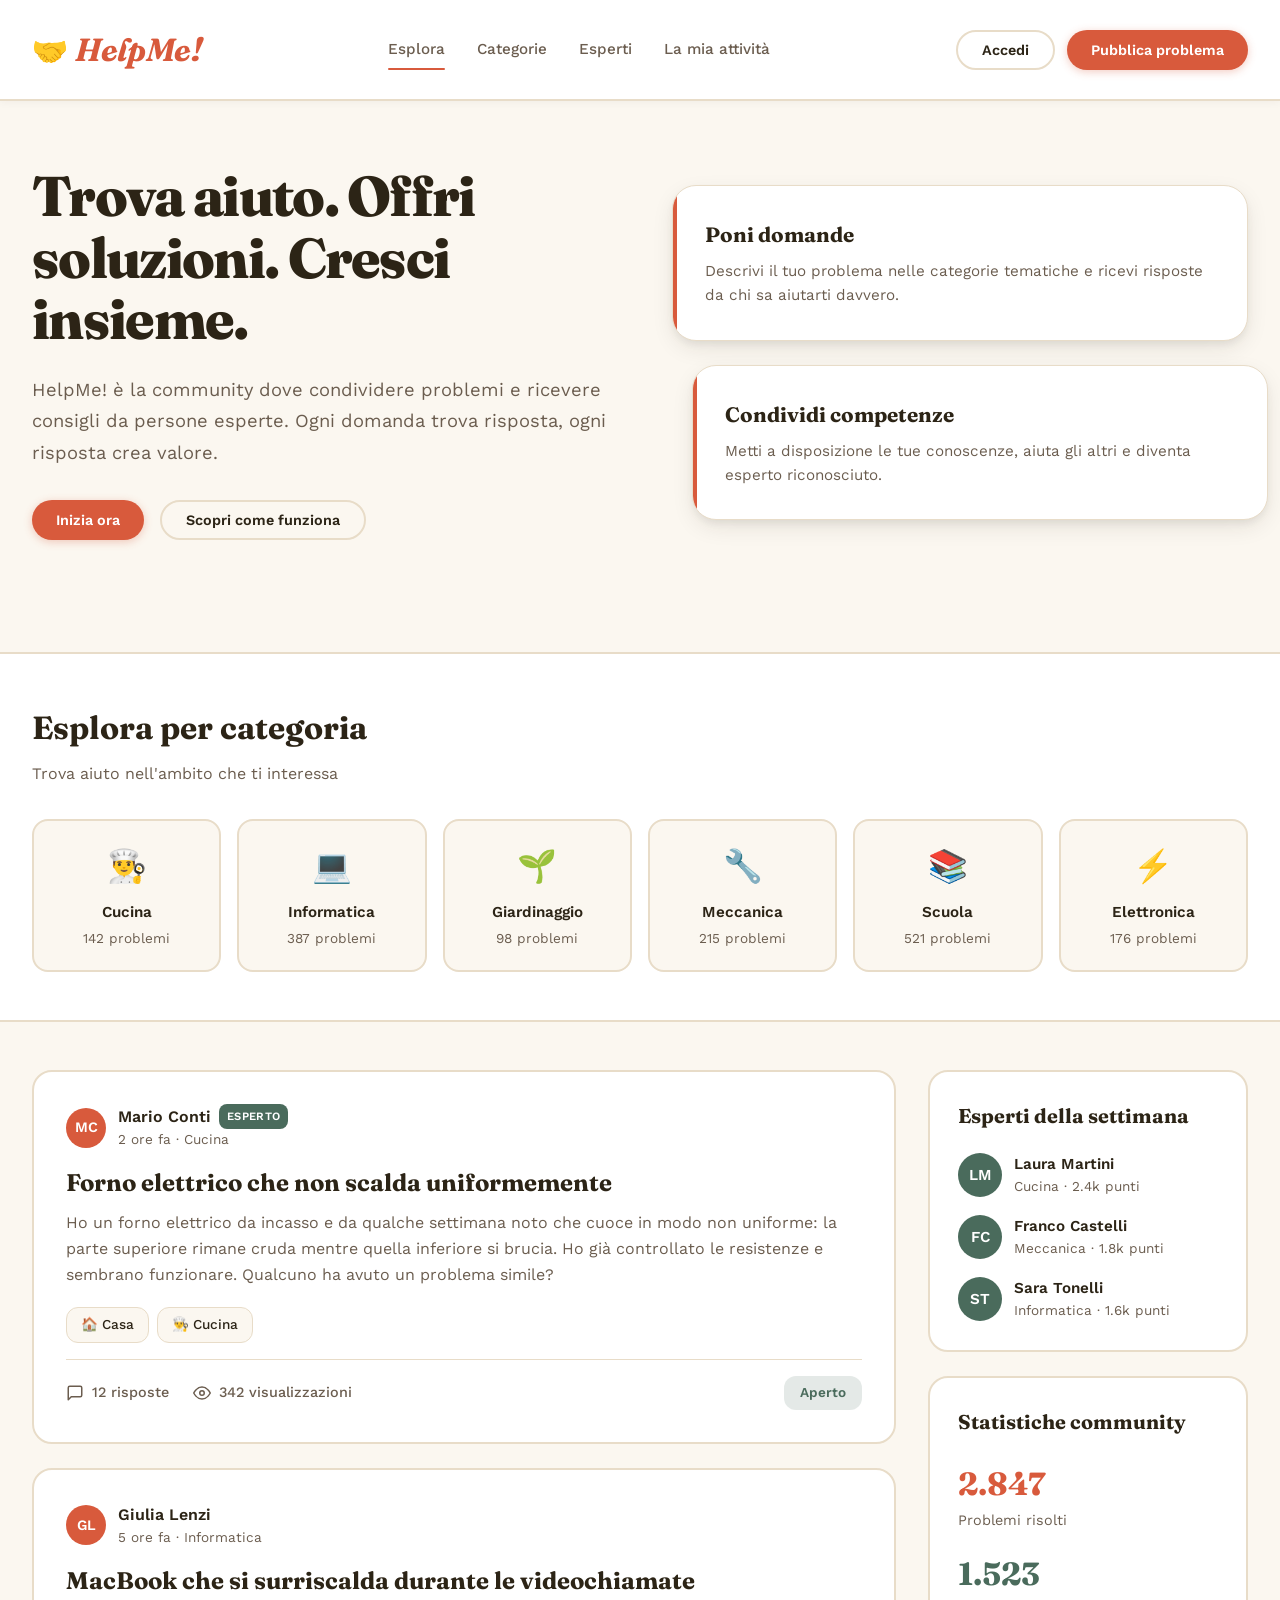
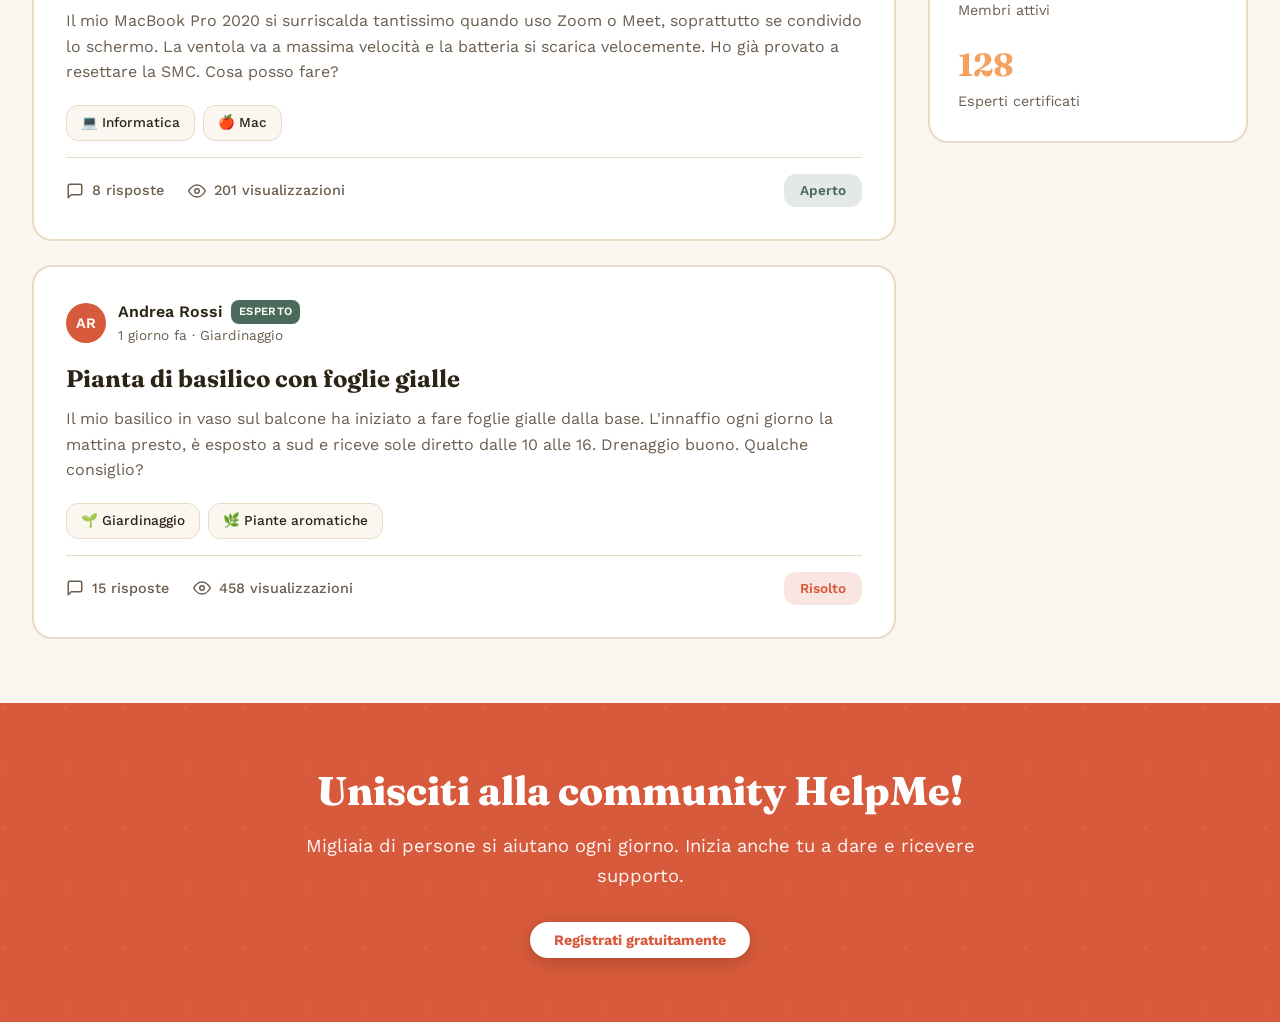
<file: demo-design.html>
<!DOCTYPE html>
<html lang="it">
<head>
    <meta charset="UTF-8">
    <meta name="viewport" content="width=device-width, initial-scale=1.0">
    <title>HelpMe! — Aiuto Reciproco tra Persone</title>
    <link rel="preconnect" href="https://fonts.googleapis.com">
    <link rel="preconnect" href="https://fonts.gstatic.com" crossorigin>
    <link href="https://fonts.googleapis.com/css2?family=Fraunces:ital,opsz,wght@0,9..144,300..900;1,9..144,300..900&family=Work+Sans:wght@300;400;500;600&display=swap" rel="stylesheet">
    <style>
        * {
            margin: 0;
            padding: 0;
            box-sizing: border-box;
        }

        :root {
            --color-bg: #FBF7F0;
            --color-surface: #FFFFFF;
            --color-primary: #D85A3C;
            --color-primary-dark: #B8442A;
            --color-secondary: #4A6B5C;
            --color-text: #2C2416;
            --color-text-muted: #6B5D4F;
            --color-border: #E8DCC8;
            --color-accent: #F4A261;
            
            --shadow-soft: 0 8px 24px -4px rgba(44, 36, 22, 0.12), 
                           0 4px 8px -2px rgba(44, 36, 22, 0.08);
            --shadow-hover: 0 12px 32px -6px rgba(44, 36, 22, 0.18),
                            0 6px 12px -3px rgba(44, 36, 22, 0.12);
        }

        body {
            font-family: 'Work Sans', -apple-system, BlinkMacSystemFont, sans-serif;
            background: var(--color-bg);
            color: var(--color-text);
            line-height: 1.6;
            font-size: 16px;
            font-weight: 400;
            -webkit-font-smoothing: antialiased;
            -moz-osx-font-smoothing: grayscale;
        }

        .header {
            background: var(--color-surface);
            border-bottom: 2px solid var(--color-border);
            padding: 1.5rem 0;
            position: sticky;
            top: 0;
            z-index: 100;
            box-shadow: 0 2px 8px rgba(44, 36, 22, 0.04);
        }

        .header-content {
            max-width: 1280px;
            margin: 0 auto;
            padding: 0 2rem;
            display: flex;
            justify-content: space-between;
            align-items: center;
            gap: 2rem;
        }

        .logo {
            font-family: 'Fraunces', serif;
            font-size: 2rem;
            font-weight: 700;
            color: var(--color-primary);
            font-style: italic;
            letter-spacing: -0.02em;
            text-decoration: none;
            display: flex;
            align-items: center;
            gap: 0.5rem;
        }

        .logo::before {
            content: "🤝";
            font-style: normal;
            font-size: 1.8rem;
        }

        .nav {
            display: flex;
            align-items: center;
            gap: 2rem;
        }

        .nav-link {
            color: var(--color-text-muted);
            text-decoration: none;
            font-weight: 500;
            font-size: 0.95rem;
            transition: color 0.2s;
            position: relative;
        }

        .nav-link:hover {
            color: var(--color-primary);
        }

        .nav-link.active::after {
            content: "";
            position: absolute;
            bottom: -0.5rem;
            left: 0;
            right: 0;
            height: 2px;
            background: var(--color-primary);
            border-radius: 2px;
        }

        .btn {
            padding: 0.625rem 1.5rem;
            border: none;
            border-radius: 100px;
            font-family: inherit;
            font-weight: 600;
            font-size: 0.9rem;
            cursor: pointer;
            transition: all 0.2s;
            text-decoration: none;
            display: inline-block;
        }

        .btn-primary {
            background: var(--color-primary);
            color: white;
            box-shadow: 0 2px 8px rgba(216, 90, 60, 0.3);
        }

        .btn-primary:hover {
            background: var(--color-primary-dark);
            transform: translateY(-1px);
            box-shadow: 0 4px 12px rgba(216, 90, 60, 0.4);
        }

        .btn-outline {
            background: transparent;
            color: var(--color-text);
            border: 2px solid var(--color-border);
        }

        .btn-outline:hover {
            border-color: var(--color-primary);
            color: var(--color-primary);
        }

        .hero {
            max-width: 1280px;
            margin: 0 auto;
            padding: 4rem 2rem;
            display: grid;
            grid-template-columns: 1fr 1fr;
            gap: 4rem;
            align-items: center;
        }

        .hero-content h1 {
            font-family: 'Fraunces', serif;
            font-size: 3.5rem;
            font-weight: 800;
            line-height: 1.1;
            color: var(--color-text);
            margin-bottom: 1.5rem;
            letter-spacing: -0.03em;
        }

        .hero-content p {
            font-size: 1.15rem;
            color: var(--color-text-muted);
            margin-bottom: 2rem;
            line-height: 1.7;
        }

        .hero-actions {
            display: flex;
            gap: 1rem;
            flex-wrap: wrap;
        }

        .hero-visual {
            position: relative;
            display: flex;
            flex-direction: column;
            gap: 1.5rem;
        }

        .feature-card {
            background: var(--color-surface);
            border-radius: 24px;
            padding: 2rem;
            box-shadow: var(--shadow-soft);
            border: 1px solid var(--color-border);
            position: relative;
            overflow: hidden;
        }

        .feature-card::before {
            content: "";
            position: absolute;
            top: 0;
            left: 0;
            width: 4px;
            height: 100%;
            background: var(--color-primary);
        }

        .feature-card:nth-child(2) {
            transform: translateX(20px);
        }

        .feature-card h3 {
            font-family: 'Fraunces', serif;
            font-size: 1.3rem;
            font-weight: 700;
            margin-bottom: 0.5rem;
            color: var(--color-text);
        }

        .feature-card p {
            color: var(--color-text-muted);
            font-size: 0.95rem;
        }

        .categories-section {
            background: var(--color-surface);
            border-top: 2px solid var(--color-border);
            border-bottom: 2px solid var(--color-border);
            padding: 3rem 2rem;
            margin-top: 3rem;
        }

        .categories-content {
            max-width: 1280px;
            margin: 0 auto;
        }

        .section-header {
            margin-bottom: 2rem;
        }

        .section-header h2 {
            font-family: 'Fraunces', serif;
            font-size: 2rem;
            font-weight: 700;
            color: var(--color-text);
            margin-bottom: 0.5rem;
        }

        .section-header p {
            color: var(--color-text-muted);
            font-size: 1rem;
        }

        .categories-grid {
            display: grid;
            grid-template-columns: repeat(auto-fit, minmax(180px, 1fr));
            gap: 1rem;
        }

        .category-tag {
            background: var(--color-bg);
            border: 2px solid var(--color-border);
            border-radius: 16px;
            padding: 1.25rem 1.5rem;
            text-align: center;
            cursor: pointer;
            transition: all 0.3s;
            position: relative;
        }

        .category-tag:hover {
            border-color: var(--color-primary);
            transform: translateY(-2px);
            box-shadow: var(--shadow-soft);
        }

        .category-icon {
            font-size: 2rem;
            margin-bottom: 0.5rem;
            display: block;
        }

        .category-name {
            font-weight: 600;
            color: var(--color-text);
            font-size: 0.95rem;
        }

        .category-count {
            font-size: 0.85rem;
            color: var(--color-text-muted);
            margin-top: 0.25rem;
        }

        .posts-section {
            max-width: 1280px;
            margin: 3rem auto;
            padding: 0 2rem;
            display: grid;
            grid-template-columns: 1fr 320px;
            gap: 2rem;
        }

        .posts-main {
            display: flex;
            flex-direction: column;
            gap: 1.5rem;
        }

        .post-card {
            background: var(--color-surface);
            border: 2px solid var(--color-border);
            border-radius: 20px;
            padding: 2rem;
            transition: all 0.3s;
            cursor: pointer;
            position: relative;
            overflow: hidden;
        }

        .post-card::before {
            content: "";
            position: absolute;
            top: 0;
            left: 0;
            width: 100%;
            height: 4px;
            background: var(--color-primary);
            opacity: 0;
            transition: opacity 0.3s;
        }

        .post-card:hover {
            border-color: var(--color-primary);
            box-shadow: var(--shadow-hover);
            transform: translateY(-2px);
        }

        .post-card:hover::before {
            opacity: 1;
        }

        .post-header {
            display: flex;
            align-items: center;
            gap: 0.75rem;
            margin-bottom: 1rem;
        }

        .avatar {
            width: 40px;
            height: 40px;
            border-radius: 50%;
            background: var(--color-primary);
            display: flex;
            align-items: center;
            justify-content: center;
            color: white;
            font-weight: 600;
            font-size: 0.9rem;
        }

        .post-meta {
            flex: 1;
        }

        .post-author {
            font-weight: 600;
            color: var(--color-text);
            display: flex;
            align-items: center;
            gap: 0.5rem;
        }

        .expert-badge {
            background: var(--color-secondary);
            color: white;
            font-size: 0.7rem;
            padding: 0.2rem 0.5rem;
            border-radius: 8px;
            font-weight: 600;
            text-transform: uppercase;
            letter-spacing: 0.03em;
        }

        .post-timestamp {
            font-size: 0.85rem;
            color: var(--color-text-muted);
        }

        .post-title {
            font-family: 'Fraunces', serif;
            font-size: 1.5rem;
            font-weight: 700;
            color: var(--color-text);
            margin-bottom: 0.75rem;
            line-height: 1.3;
        }

        .post-description {
            color: var(--color-text-muted);
            line-height: 1.6;
            margin-bottom: 1.25rem;
        }

        .post-categories {
            display: flex;
            gap: 0.5rem;
            flex-wrap: wrap;
            margin-bottom: 1rem;
        }

        .post-category {
            background: var(--color-bg);
            border: 1px solid var(--color-border);
            padding: 0.375rem 0.875rem;
            border-radius: 12px;
            font-size: 0.85rem;
            color: var(--color-text);
            font-weight: 500;
        }

        .post-footer {
            display: flex;
            align-items: center;
            gap: 1.5rem;
            padding-top: 1rem;
            border-top: 1px solid var(--color-border);
        }

        .post-stat {
            display: flex;
            align-items: center;
            gap: 0.5rem;
            color: var(--color-text-muted);
            font-size: 0.9rem;
            font-weight: 500;
        }

        .post-stat-icon {
            width: 18px;
            height: 18px;
            stroke: currentColor;
            fill: none;
            stroke-width: 2;
            stroke-linecap: round;
            stroke-linejoin: round;
        }

        .post-status {
            margin-left: auto;
            padding: 0.375rem 1rem;
            border-radius: 12px;
            font-size: 0.85rem;
            font-weight: 600;
        }

        .status-open {
            background: rgba(74, 107, 92, 0.15);
            color: var(--color-secondary);
        }

        .status-closed {
            background: rgba(216, 90, 60, 0.15);
            color: var(--color-primary);
        }

        .sidebar {
            position: sticky;
            top: 100px;
            height: fit-content;
        }

        .sidebar-card {
            background: var(--color-surface);
            border: 2px solid var(--color-border);
            border-radius: 20px;
            padding: 1.75rem;
            margin-bottom: 1.5rem;
        }

        .sidebar-card h3 {
            font-family: 'Fraunces', serif;
            font-size: 1.25rem;
            font-weight: 700;
            margin-bottom: 1.25rem;
            color: var(--color-text);
        }

        .expert-list {
            display: flex;
            flex-direction: column;
            gap: 1rem;
        }

        .expert-item {
            display: flex;
            align-items: center;
            gap: 0.75rem;
        }

        .expert-avatar {
            width: 44px;
            height: 44px;
            border-radius: 50%;
            background: var(--color-secondary);
            display: flex;
            align-items: center;
            justify-content: center;
            color: white;
            font-weight: 600;
            font-size: 0.95rem;
            flex-shrink: 0;
        }

        .expert-info {
            flex: 1;
            min-width: 0;
        }

        .expert-name {
            font-weight: 600;
            color: var(--color-text);
            font-size: 0.95rem;
            white-space: nowrap;
            overflow: hidden;
            text-overflow: ellipsis;
        }

        .expert-category {
            font-size: 0.85rem;
            color: var(--color-text-muted);
        }

        .cta-section {
            background: var(--color-primary);
            padding: 4rem 2rem;
            margin-top: 4rem;
            text-align: center;
            position: relative;
            overflow: hidden;
        }

        .cta-section::before {
            content: "";
            position: absolute;
            top: 0;
            left: 0;
            right: 0;
            bottom: 0;
            background: url('data:image/svg+xml,<svg width="60" height="60" xmlns="http://www.w3.org/2000/svg"><circle cx="5" cy="5" r="2" fill="rgba(255,255,255,0.1)"/></svg>');
            opacity: 0.4;
        }

        .cta-content {
            max-width: 720px;
            margin: 0 auto;
            position: relative;
            z-index: 1;
        }

        .cta-content h2 {
            font-family: 'Fraunces', serif;
            font-size: 2.5rem;
            font-weight: 800;
            color: white;
            margin-bottom: 1rem;
            line-height: 1.2;
        }

        .cta-content p {
            font-size: 1.15rem;
            color: rgba(255, 255, 255, 0.95);
            margin-bottom: 2rem;
        }

        .btn-white {
            background: white;
            color: var(--color-primary);
            box-shadow: 0 4px 16px rgba(0, 0, 0, 0.2);
            font-weight: 700;
        }

        .btn-white:hover {
            transform: translateY(-2px);
            box-shadow: 0 6px 20px rgba(0, 0, 0, 0.3);
        }

        @keyframes fadeInUp {
            from {
                opacity: 0;
                transform: translateY(20px);
            }
            to {
                opacity: 1;
                transform: translateY(0);
            }
        }

        .feature-card,
        .post-card,
        .sidebar-card {
            animation: fadeInUp 0.6s ease-out backwards;
        }

        .feature-card:nth-child(1) { animation-delay: 0.1s; }
        .feature-card:nth-child(2) { animation-delay: 0.2s; }
        .post-card:nth-child(1) { animation-delay: 0.1s; }
        .post-card:nth-child(2) { animation-delay: 0.2s; }
        .post-card:nth-child(3) { animation-delay: 0.3s; }

        @media (max-width: 1024px) {
            .posts-section {
                grid-template-columns: 1fr;
            }

            .sidebar {
                position: static;
            }
        }

        @media (max-width: 768px) {
            .hero {
                grid-template-columns: 1fr;
                gap: 2rem;
                padding: 2rem 1.5rem;
            }

            .hero-content h1 {
                font-size: 2.5rem;
            }

            .hero-visual {
                order: -1;
            }

            .feature-card:nth-child(2) {
                transform: none;
            }

            .categories-grid {
                grid-template-columns: repeat(auto-fit, minmax(140px, 1fr));
            }

            .nav {
                display: none;
            }
        }
    </style>
</head>
<body>
    <header class="header">
        <div class="header-content">
            <a href="#" class="logo">HelpMe!</a>
            <nav class="nav">
                <a href="#" class="nav-link active">Esplora</a>
                <a href="#" class="nav-link">Categorie</a>
                <a href="#" class="nav-link">Esperti</a>
                <a href="#" class="nav-link">La mia attività</a>
            </nav>
            <div style="display: flex; gap: 0.75rem;">
                <button class="btn btn-outline">Accedi</button>
                <button class="btn btn-primary">Pubblica problema</button>
            </div>
        </div>
    </header>

    <section class="hero">
        <div class="hero-content">
            <h1>Trova aiuto. Offri soluzioni. Cresci insieme.</h1>
            <p>HelpMe! è la community dove condividere problemi e ricevere consigli da persone esperte. Ogni domanda trova risposta, ogni risposta crea valore.</p>
            <div class="hero-actions">
                <button class="btn btn-primary">Inizia ora</button>
                <button class="btn btn-outline">Scopri come funziona</button>
            </div>
        </div>
        <div class="hero-visual">
            <div class="feature-card">
                <h3>Poni domande</h3>
                <p>Descrivi il tuo problema nelle categorie tematiche e ricevi risposte da chi sa aiutarti davvero.</p>
            </div>
            <div class="feature-card">
                <h3>Condividi competenze</h3>
                <p>Metti a disposizione le tue conoscenze, aiuta gli altri e diventa esperto riconosciuto.</p>
            </div>
        </div>
    </section>

    <section class="categories-section">
        <div class="categories-content">
            <div class="section-header">
                <h2>Esplora per categoria</h2>
                <p>Trova aiuto nell'ambito che ti interessa</p>
            </div>
            <div class="categories-grid">
                <div class="category-tag">
                    <span class="category-icon">👨‍🍳</span>
                    <div class="category-name">Cucina</div>
                    <div class="category-count">142 problemi</div>
                </div>
                <div class="category-tag">
                    <span class="category-icon">💻</span>
                    <div class="category-name">Informatica</div>
                    <div class="category-count">387 problemi</div>
                </div>
                <div class="category-tag">
                    <span class="category-icon">🌱</span>
                    <div class="category-name">Giardinaggio</div>
                    <div class="category-count">98 problemi</div>
                </div>
                <div class="category-tag">
                    <span class="category-icon">🔧</span>
                    <div class="category-name">Meccanica</div>
                    <div class="category-count">215 problemi</div>
                </div>
                <div class="category-tag">
                    <span class="category-icon">📚</span>
                    <div class="category-name">Scuola</div>
                    <div class="category-count">521 problemi</div>
                </div>
                <div class="category-tag">
                    <span class="category-icon">⚡</span>
                    <div class="category-name">Elettronica</div>
                    <div class="category-count">176 problemi</div>
                </div>
            </div>
        </div>
    </section>

    <section class="posts-section">
        <div class="posts-main">
            <div class="post-card">
                <div class="post-header">
                    <div class="avatar">MC</div>
                    <div class="post-meta">
                        <div class="post-author">
                            Mario Conti
                            <span class="expert-badge">Esperto</span>
                        </div>
                        <div class="post-timestamp">2 ore fa · Cucina</div>
                    </div>
                </div>
                <h3 class="post-title">Forno elettrico che non scalda uniformemente</h3>
                <p class="post-description">
                    Ho un forno elettrico da incasso e da qualche settimana noto che cuoce in modo non uniforme: la parte superiore rimane cruda mentre quella inferiore si brucia. Ho già controllato le resistenze e sembrano funzionare. Qualcuno ha avuto un problema simile?
                </p>
                <div class="post-categories">
                    <span class="post-category">🏠 Casa</span>
                    <span class="post-category">👨‍🍳 Cucina</span>
                </div>
                <div class="post-footer">
                    <div class="post-stat">
                        <svg class="post-stat-icon" viewBox="0 0 24 24">
                            <path d="M21 15a2 2 0 0 1-2 2H7l-4 4V5a2 2 0 0 1 2-2h14a2 2 0 0 1 2 2z"></path>
                        </svg>
                        <span>12 risposte</span>
                    </div>
                    <div class="post-stat">
                        <svg class="post-stat-icon" viewBox="0 0 24 24">
                            <path d="M1 12s4-8 11-8 11 8 11 8-4 8-11 8-11-8-11-8z"></path>
                            <circle cx="12" cy="12" r="3"></circle>
                        </svg>
                        <span>342 visualizzazioni</span>
                    </div>
                    <div class="post-status status-open">Aperto</div>
                </div>
            </div>

            <div class="post-card">
                <div class="post-header">
                    <div class="avatar">GL</div>
                    <div class="post-meta">
                        <div class="post-author">Giulia Lenzi</div>
                        <div class="post-timestamp">5 ore fa · Informatica</div>
                    </div>
                </div>
                <h3 class="post-title">MacBook che si surriscalda durante le videochiamate</h3>
                <p class="post-description">
                    Il mio MacBook Pro 2020 si surriscalda tantissimo quando uso Zoom o Meet, soprattutto se condivido lo schermo. La ventola va a massima velocità e la batteria si scarica velocemente. Ho già provato a resettare la SMC. Cosa posso fare?
                </p>
                <div class="post-categories">
                    <span class="post-category">💻 Informatica</span>
                    <span class="post-category">🍎 Mac</span>
                </div>
                <div class="post-footer">
                    <div class="post-stat">
                        <svg class="post-stat-icon" viewBox="0 0 24 24">
                            <path d="M21 15a2 2 0 0 1-2 2H7l-4 4V5a2 2 0 0 1 2-2h14a2 2 0 0 1 2 2z"></path>
                        </svg>
                        <span>8 risposte</span>
                    </div>
                    <div class="post-stat">
                        <svg class="post-stat-icon" viewBox="0 0 24 24">
                            <path d="M1 12s4-8 11-8 11 8 11 8-4 8-11 8-11-8-11-8z"></path>
                            <circle cx="12" cy="12" r="3"></circle>
                        </svg>
                        <span>201 visualizzazioni</span>
                    </div>
                    <div class="post-status status-open">Aperto</div>
                </div>
            </div>

            <div class="post-card">
                <div class="post-header">
                    <div class="avatar">AR</div>
                    <div class="post-meta">
                        <div class="post-author">
                            Andrea Rossi
                            <span class="expert-badge">Esperto</span>
                        </div>
                        <div class="post-timestamp">1 giorno fa · Giardinaggio</div>
                    </div>
                </div>
                <h3 class="post-title">Pianta di basilico con foglie gialle</h3>
                <p class="post-description">
                    Il mio basilico in vaso sul balcone ha iniziato a fare foglie gialle dalla base. L'innaffio ogni giorno la mattina presto, è esposto a sud e riceve sole diretto dalle 10 alle 16. Drenaggio buono. Qualche consiglio?
                </p>
                <div class="post-categories">
                    <span class="post-category">🌱 Giardinaggio</span>
                    <span class="post-category">🌿 Piante aromatiche</span>
                </div>
                <div class="post-footer">
                    <div class="post-stat">
                        <svg class="post-stat-icon" viewBox="0 0 24 24">
                            <path d="M21 15a2 2 0 0 1-2 2H7l-4 4V5a2 2 0 0 1 2-2h14a2 2 0 0 1 2 2z"></path>
                        </svg>
                        <span>15 risposte</span>
                    </div>
                    <div class="post-stat">
                        <svg class="post-stat-icon" viewBox="0 0 24 24">
                            <path d="M1 12s4-8 11-8 11 8 11 8-4 8-11 8-11-8-11-8z"></path>
                            <circle cx="12" cy="12" r="3"></circle>
                        </svg>
                        <span>458 visualizzazioni</span>
                    </div>
                    <div class="post-status status-closed">Risolto</div>
                </div>
            </div>
        </div>

        <aside class="sidebar">
            <div class="sidebar-card">
                <h3>Esperti della settimana</h3>
                <div class="expert-list">
                    <div class="expert-item">
                        <div class="expert-avatar">LM</div>
                        <div class="expert-info">
                            <div class="expert-name">Laura Martini</div>
                            <div class="expert-category">Cucina · 2.4k punti</div>
                        </div>
                    </div>
                    <div class="expert-item">
                        <div class="expert-avatar">FC</div>
                        <div class="expert-info">
                            <div class="expert-name">Franco Castelli</div>
                            <div class="expert-category">Meccanica · 1.8k punti</div>
                        </div>
                    </div>
                    <div class="expert-item">
                        <div class="expert-avatar">ST</div>
                        <div class="expert-info">
                            <div class="expert-name">Sara Tonelli</div>
                            <div class="expert-category">Informatica · 1.6k punti</div>
                        </div>
                    </div>
                </div>
            </div>

            <div class="sidebar-card">
                <h3>Statistiche community</h3>
                <div style="display: flex; flex-direction: column; gap: 1rem;">
                    <div>
                        <div style="font-size: 2rem; font-weight: 700; color: var(--color-primary); font-family: 'Fraunces', serif;">2.847</div>
                        <div style="color: var(--color-text-muted); font-size: 0.9rem;">Problemi risolti</div>
                    </div>
                    <div>
                        <div style="font-size: 2rem; font-weight: 700; color: var(--color-secondary); font-family: 'Fraunces', serif;">1.523</div>
                        <div style="color: var(--color-text-muted); font-size: 0.9rem;">Membri attivi</div>
                    </div>
                    <div>
                        <div style="font-size: 2rem; font-weight: 700; color: var(--color-accent); font-family: 'Fraunces', serif;">128</div>
                        <div style="color: var(--color-text-muted); font-size: 0.9rem;">Esperti certificati</div>
                    </div>
                </div>
            </div>
        </aside>
    </section>

    <section class="cta-section">
        <div class="cta-content">
            <h2>Unisciti alla community HelpMe!</h2>
            <p>Migliaia di persone si aiutano ogni giorno. Inizia anche tu a dare e ricevere supporto.</p>
            <button class="btn btn-white">Registrati gratuitamente</button>
        </div>
    </section>
</body>
</html>
</file>
